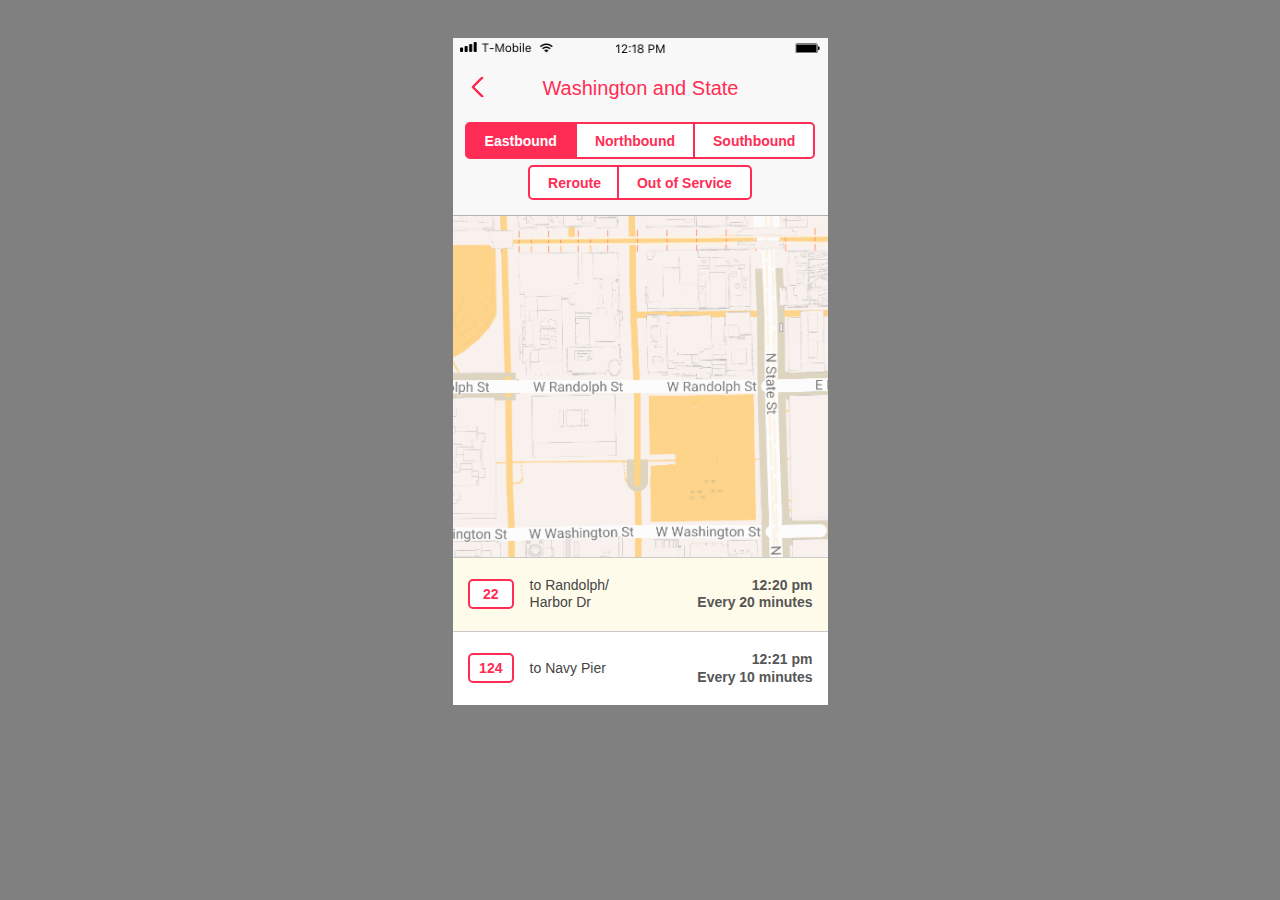
<file: index.html>
<!DOCTYPE html>
<html>
  <head>
    <meta charset="utf-8">
    <meta name="author" content="Mithra Krishnan">
    <meta name="keywords" content="Bus, App, Westbound, Washington, and, State, Design, prototype">
    <meta name="description" content="Coded protoype of Busy Bus App design for the washington and state stop"> <!-- This is a short description of your web site -->
    <title>Westbound</title>
    <link rel="stylesheet" href="css/reset.css">
    <link rel="stylesheet" type="text/css" href="css/style-eastbound.css">
  </head>
<body>
  <section class="container">
   <div class="top-block">
    <img src="img/status-bar.png" alt="Placeholder Image"/>
      <div class="nav-title">
        <ul>
        <li class="arrow"><i class="arrow left"</i></li>
        <li class="title"><h1>Washington and State</h1></li>
        </ul>
      </div>
      <div class="t-navbar">
        <ul>
          <a href="index.html"><li class="eastbound"><h3>Eastbound</h3></li></a><a href="northbound.html"><li class="northbound"><h3>Northbound</h3></li></a><a href ="southbound.html"><li class="southbound"><h3>Southbound</h3></li></a>
        </ul>
      </div>
      <div class="b-navbar">
        <ul>
          <a href ="reroute.html"><li class="reroute"><h3>Reroute</h3></li></a><a href ="Out.html"><li class="out"><h3>Out of Service</h3></li></a>
        </ul>
      </div>
    </div>
   <div class="bottom-block">
      <div id="yourbus" class="b-block">
         <ul>
          <li class="bus-number"><h3>22</h3></li><li class="destination"><h4>to Randolph/<br>Harbor Dr</h4></li><li class="frequency"><h2>12:20 pm<br>Every 20 minutes</h2></li>
         </ul>
      </div>
      <div class="b-block">
         <ul>
          <li class="bus-number"><h3>124</h3></li><li class="destination"><h4>to Navy Pier</h4></li><li class="frequency"><h2>12:21 pm<br>Every 10 minutes</h2></li>
         </ul>
      </div>
   </div>
  </section>
</body>
</html>
</file>
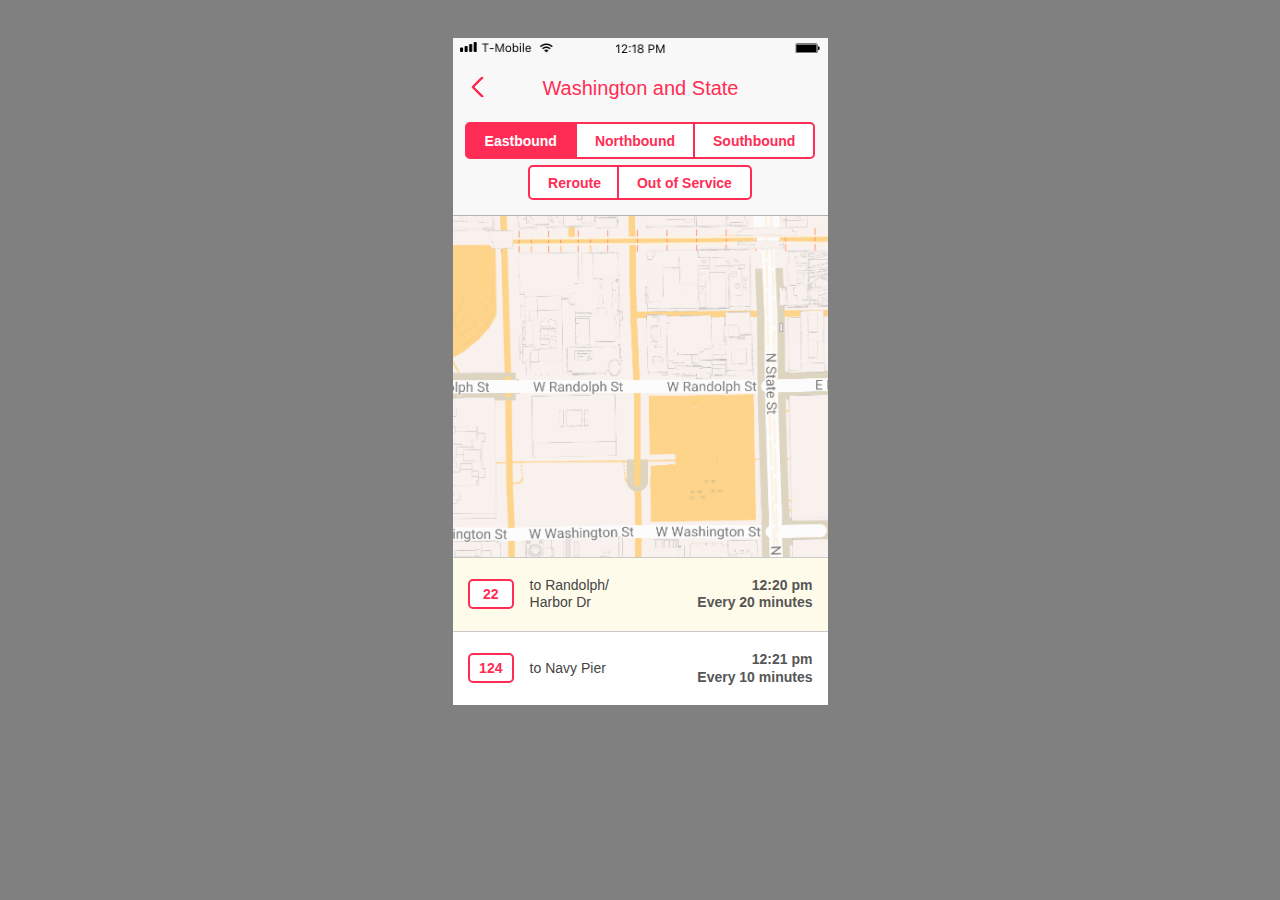
<file: eastbound.html>
<!DOCTYPE html>
<html>
  <head>
    <meta charset="utf-8">
    <meta name="author" content="Mithra Krishnan">
    <meta name="keywords" content="Bus, App, Westbound, Washington, and, State, Design, prototype">
    <meta name="description" content="Coded protoype of Busy Bus App design for the washington and state stop"> <!-- This is a short description of your web site -->
    <title>Westbound</title>
    <link rel="stylesheet" href="css/reset.css">
    <link rel="stylesheet" type="text/css" href="css/style-eastbound.css">
  </head>
<body>
  <section class="container">
   <div class="top-block">
    <img src="img/status-bar.png" alt="Placeholder Image"/>
      <div class="nav-title">
        <ul>
        <li class="arrow"><i class="arrow left"</i></li>
        <li class="title"><h1>Washington and State</h1></li>
        </ul>
      </div>
      <div class="t-navbar">
        <ul>
          <a href="eastbound.html"><li class="eastbound"><h3>Eastbound</h3></li></a><a href="northbound.html"><li class="northbound"><h3>Northbound</h3></li></a><a href ="southbound.html"><li class="southbound"><h3>Southbound</h3></li></a>
        </ul>
      </div>
      <div class="b-navbar">
        <ul>
          <a href ="reroute.html"><li class="reroute"><h3>Reroute</h3></li></a><a href ="Out.html"><li class="out"><h3>Out of Service</h3></li></a>
        </ul>
      </div>
    </div>
   <div class="bottom-block">
      <div id="yourbus" class="b-block">
         <ul>
          <li class="bus-number"><h3>22</h3></li><li class="destination"><h4>to Randolph/<br>Harbor Dr</h4></li><li class="frequency"><h2>12:20 pm<br>Every 20 minutes</h2></li>
         </ul>
      </div>
      <div class="b-block">
         <ul>
          <li class="bus-number"><h3>124</h3></li><li class="destination"><h4>to Navy Pier</h4></li><li class="frequency"><h2>12:21 pm<br>Every 10 minutes</h2></li>
         </ul>
      </div>
   </div>
  </section>
</body>
</html>
</file>
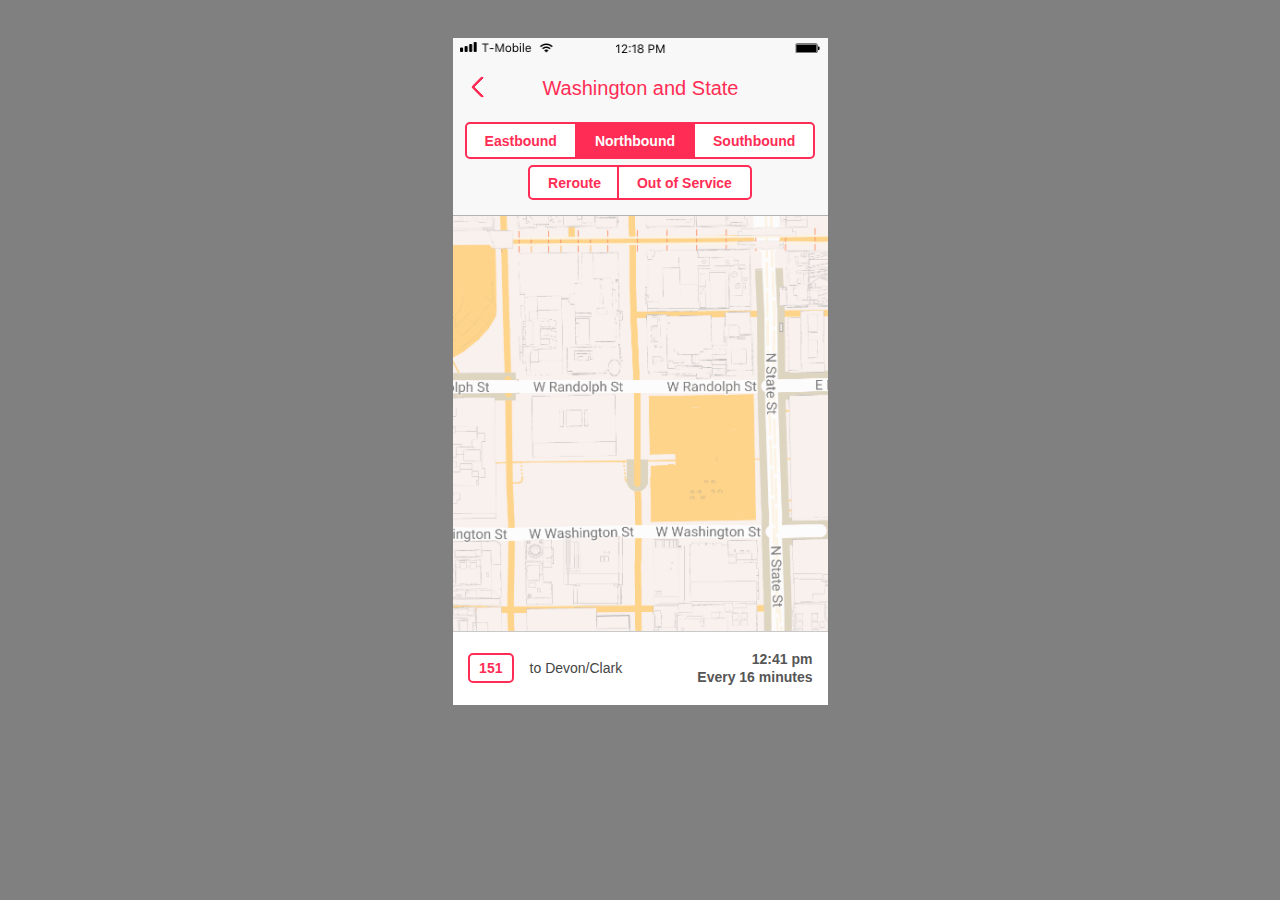
<file: northbound.html>
<!DOCTYPE html>
<html>
<head>
  <meta charset="utf-8">
  <meta name="author" content="Mithra Krishnan">
  <meta name="keywords" content="Bus, App, Westbound, Washington, and, State, Design, prototype">
  <meta name="description" content="Coded protoype of Busy Bus App design for the washington and state stop"> <!-- This is a short description of your web site -->
  <title>Westbound</title>
  <link rel="stylesheet" href="css/reset.css">
  <link rel="stylesheet" type="text/css" href="css/style-northbound.css">
</head>
<body>
  <section class="container">
   <div class="top-block">
    <img src="img/status-bar.png" alt="Placeholder Image"/>
      <div class="nav-title">
        <ul>
        <li class="arrow"><i class="arrow left"</i></li>
        <li class="title"><h1>Washington and State</h1></li>
        </ul>
      </div>
      <div class="t-navbar">
        <ul>
          <a href="index.html"><li class="eastbound"><h3>Eastbound</h3></li></a><a href="northbound.html"><li class="northbound"><h3>Northbound</h3></li></a><a href ="southbound.html"><li class="southbound"><h3>Southbound</h3></li></a>
        </ul>
      </div>
      <div class="b-navbar">
        <ul>
          <a href ="reroute.html"><li class="reroute"><h3>Reroute</h3></li></a><a href ="Out.html"><li class="out"><h3>Out of Service</h3></li></a>
        </ul>
      </div>
    </div>
   <div class="bottom-block">
      <div class="b-block">
         <ul>
          <li class="bus-number"><h3>151</h3></li><li class="destination"><h4>to Devon/Clark</h4></li><li class="frequency"><h2>12:41 pm<br>Every 16 minutes</h2></li>
         </ul>
      </div>
  </section>
</body>
</html>
</file>
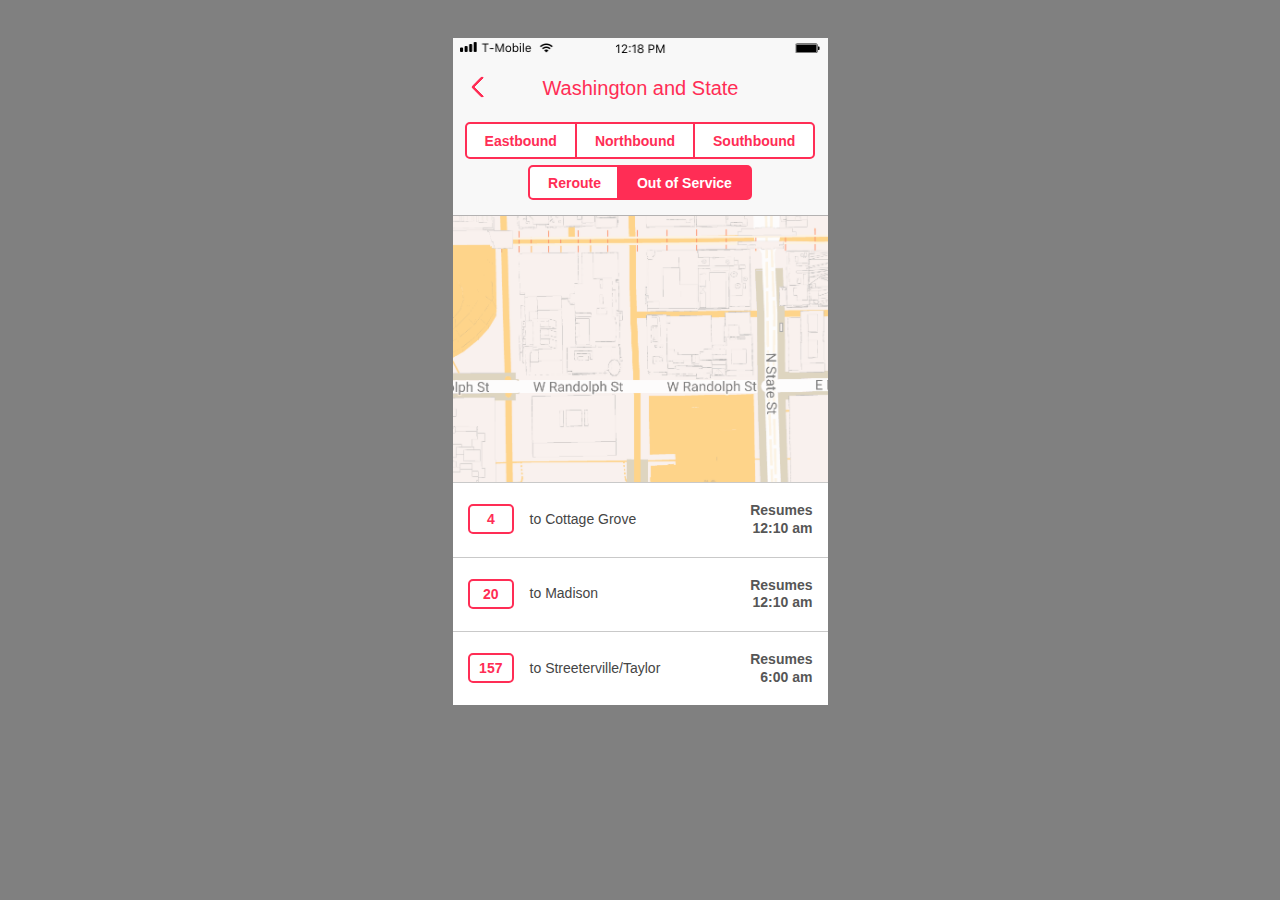
<file: Out.html>
<!DOCTYPE html>
<html>
<head>
  <meta charset="utf-8">
  <meta name="author" content="Mithra Krishnan">
  <meta name="keywords" content="Bus, App, Westbound, Washington, and, State, Design, prototype">
  <meta name="description" content="Coded protoype of Busy Bus App design for the washington and state stop"> <!-- This is a short description of your web site -->
  <title>Westbound</title>
  <link rel="stylesheet" href="css/reset.css">
  <link rel="stylesheet" type="text/css" href="css/style-out.css">
</head>
<body>
  <section class="container">
   <div class="top-block">
    <img src="img/status-bar.png" alt="Placeholder Image"/>
      <div class="nav-title">
        <ul>
        <li class="arrow"><i class="arrow left"</i></li>
        <li class="title"><h1>Washington and State</h1></li>
        </ul>
      </div>
      <div class="t-navbar">
        <ul>
          <a href="index.html"><li class="eastbound"><h3>Eastbound</h3></li></a><a href="northbound.html"><li class="northbound"><h3>Northbound</h3></li></a><a href ="southbound.html"><li class="southbound"><h3>Southbound</h3></li></a>
        </ul>
      </div>
      <div class="b-navbar">
        <ul>
          <a href ="reroute.html"><li class="reroute"><h3>Reroute</h3></li></a><a href ="Out.html"><li class="out"><h3>Out of Service</h3></li></a>
        </ul>
      </div>
    </div>
   <div class="bottom-block">
      <div class="b-block">
         <ul>
          <li class="bus-number"><h3>4</h3></li><li class="destination"><h4>to Cottage Grove</h4></li><li class="frequency"><h2>Resumes<br>12:10 am</h2></li>
         </ul>
      </div>
      <div class="b-block">
         <ul>
          <li class="bus-number"><h3>20</h3></li><li class="destination"><h4>to Madison</h4></li><li class="frequency"><h2>Resumes<br>12:10 am</h2></li>
         </ul>
      </div>
      <div class="b-block">
         <ul>
          <li class="bus-number"><h3>157</h3></li><li class="destination"><h4>to Streeterville/Taylor</h4></li><li class="frequency"><h2>Resumes<br>6:00 am</h2></li>
         </ul>
      </div>
   </div>
  </section>
</body>
</html>
</file>
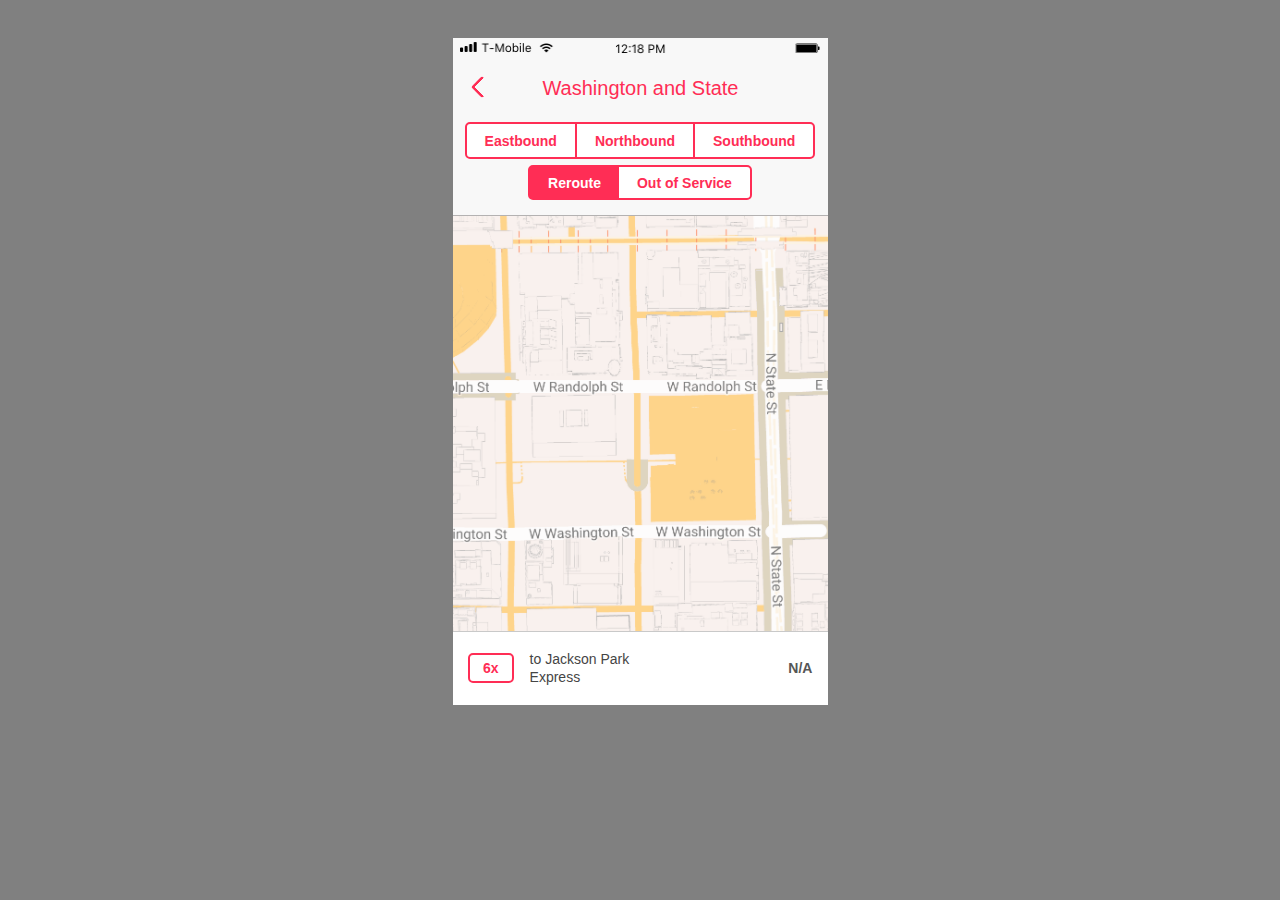
<file: reroute.html>
<!DOCTYPE html>
<html>
<head>
  <meta charset="utf-8">
  <meta name="author" content="Mithra Krishnan">
  <meta name="keywords" content="Bus, App, Westbound, Washington, and, State, Design, prototype">
  <meta name="description" content="Coded protoype of Busy Bus App design for the washington and state stop"> <!-- This is a short description of your web site -->
  <title>Westbound</title>
  <link rel="stylesheet" href="css/reset.css">
  <link rel="stylesheet" type="text/css" href="css/style-reroute.css">
</head>
<body>
  <section class="container">
   <div class="top-block">
    <img src="img/status-bar.png" alt="Placeholder Image"/>
      <div class="nav-title">
        <ul>
        <li class="arrow"><i class="arrow left"</i></li>
        <li class="title"><h1>Washington and State</h1></li>
        </ul>
      </div>
      <div class="t-navbar">
        <ul>
          <a href="index.html"><li class="eastbound"><h3>Eastbound</h3></li></a><a href="northbound.html"><li class="northbound"><h3>Northbound</h3></li></a><a href ="southbound.html"><li class="southbound"><h3>Southbound</h3></li></a>
        </ul>
      </div>
      <div class="b-navbar">
        <ul>
          <a href ="reroute.html"><li class="reroute"><h3>Reroute</h3></li></a><a href ="Out.html"><li class="out"><h3>Out of Service</h3></li></a>
        </ul>
      </div>
    </div>
   <div class="bottom-block">
      <div class="b-block">
         <ul>
          <li class="bus-number"><h3>6x</h3></li><li class="destination"><h4>to Jackson Park Express</h4></li><li class="frequency"><h2>N/A</h2></li>
         </ul>
      </div>
  </section>
</body>
</html>
</file>
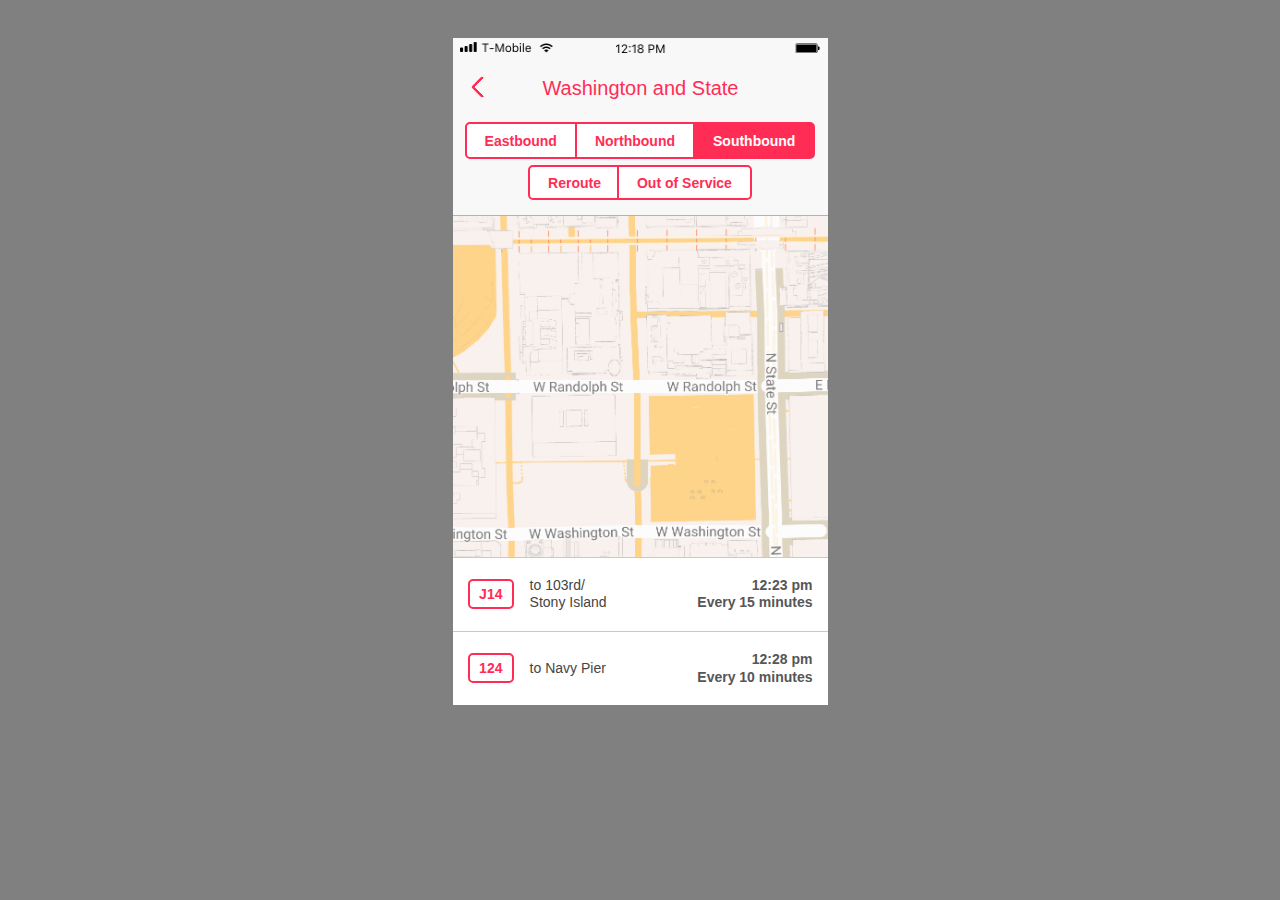
<file: southbound.html>
<!DOCTYPE html>
<html>
<head>
  <meta charset="utf-8">
  <meta name="author" content="Mithra Krishnan">
  <meta name="keywords" content="Bus, App, Westbound, Washington, and, State, Design, prototype">
  <meta name="description" content="Coded protoype of Busy Bus App design for the washington and state stop"> <!-- This is a short description of your web site -->
  <title>Westbound</title>
  <link rel="stylesheet" href="css/reset.css">
  <link rel="stylesheet" type="text/css" href="css/style-southbound.css">
</head>
<body>
  <section class="container">
   <div class="top-block">
    <img src="img/status-bar.png" alt="Placeholder Image"/>
      <div class="nav-title">
        <ul>
        <li class="arrow"><i class="arrow left"</i></li>
        <li class="title"><h1>Washington and State</h1></li>
        </ul>
      </div>
      <div class="t-navbar">
        <ul>
          <a href="index.html"><li class="eastbound"><h3>Eastbound</h3></li></a><a href="northbound.html"><li class="northbound"><h3>Northbound</h3></li></a><a href ="southbound.html"><li class="southbound"><h3>Southbound</h3></li></a>
        </ul>
      </div>
      <div class="b-navbar">
        <ul>
          <a href ="reroute.html"><li class="reroute"><h3>Reroute</h3></li></a><a href ="Out.html"><li class="out"><h3>Out of Service</h3></li></a>
        </ul>
      </div>
    </div>
   <div class="bottom-block">
      <div class="b-block">
         <ul>
          <li class="bus-number"><h3>J14</h3></li><li class="destination"><h4>to 103rd/<br>Stony Island</h4></li><li class="frequency"><h2>12:23 pm<br>Every 15 minutes</h2></li>
         </ul>
      </div>
      <div class="b-block">
         <ul>
          <li class="bus-number"><h3>124</h3></li><li class="destination"><h4>to Navy Pier</h4></li><li class="frequency"><h2>12:28 pm<br>Every 10 minutes</h2></li>
         </ul>
      </div>
   </div>
  </section>
</body>
</html>
</file>
<file: css/style-eastbound.css>
*, *:before, *:after {
  box-sizing: border-box;
}

body {
  font-family: arial;
  background-color: grey;
}

.container {
  width: 375px;
  height: 667px;
  background-color: #FBECE6;
  margin: 0 auto;
  position: relative;
  margin-top: 3%;
  background-image: url(../img/map2.png);
  background-size: 120%;
  background-position: -25px:
}

img {
  padding: 1% 1% 1% 2%;
  width: 99%;
  height: 99%;
}

.nav-title {
  margin-top: 8px;
  margin-bottom: 14px;
  width: 84%;
  margin-right: 21%;
  margin-left: -1%;
}

.arrow i {
  display: inline-block;
  border: solid #FF2D55;
  border-width: 0px 3.8px 3.8px 0px;
  border-radius: 3px;
  padding: 6.5px;
  transform: rotate(135deg);
}
.title li {
  display: inline-block;
}

h1 {
  font-size: 20px;
  font-weight: normal;
  color: #FF2D55;
  margin-left: 12px;
}
h2 {
  text-align: right;
  font-weight: bold;
  font-size: 14px;
  line-height: 1.28;
  color: #565656;
}
h3 {
  font-size: 14px;
  font-weight: bold;
  color: #FF2D55;
}
h4 {
  font-size: 14px;
  font-weight: normal;
  line-height: 1.28;
  color: #454545;
}

.top-block {
  background-color: #F8F8F8;
  display: block;
  border-bottom: 1px;
  border-style: solid;
  border-color: #B4B2B2;
}

.top-block ul {
  text-align: center;
  list-style: inside;
}
.top-block li {
    display: inline-block;
    padding: 9.8px 18px 9.5px 18px;
}

.t-navbar {
  padding-bottom: 6px;
}
.b-navbar {
  padding-bottom: 15px;
}
.b-navbar li {
  padding: 9px 18px 8px 18px;
}

.eastbound {
  border: 2px;
  border-style: solid;
  border-color: #FF2D55;
  border-top-left-radius: 5px;
  border-bottom-left-radius: 5px;
  background-color: #FF2D55;
}
.eastbound h3 {
  color: white;
}
.northbound {
  border-top: 2px;
  border-bottom: 2px;
  border-style: solid;
  border-color: #FF2D55;
  background-color: white;
}
.southbound {
  border: 2px;
  border-style: solid;
  border-color: #FF2D55;
  border-top-right-radius: 5px;
  border-bottom-right-radius: 5px;
  background-color: white;
}

/* .t-navbar li:hover, .b-navbar li:hover, .top-block h2:hover {
  background-color: #FEFBEA;
} */

.reroute {
    border: 2px;
    border-style: solid;
    border-color: #FF2D55;
    border-top-left-radius: 5px;
    border-bottom-left-radius: 5px;
    background-color: white;
    margin-right: -4px;
    background-color: white;
}
.out {
  border: 2px;
  border-style: solid;
  border-color: #FF2D55;
  border-top-right-radius: 5px;
  border-bottom-right-radius: 5px;
  background-color: white;
}

.bottom-block {
  position: absolute;
  bottom: 0;
  width: 100%
}

.b-block {
  border-top: 1px;
  border-top-width: 100%;
  border-style: solid;
  border-color: #C9C9C9;
  background-color: white;
  padding: 5% 4%;
  min-height: 60px;
}

#yourbus {
  background-color: #FEFBEA;
}

.bus-number {
  display: inline-block;
  width: 13.5%;
  margin-right: 4.5%;
}
.bus-number h3 {
  text-align: center;
  border: 2px;
  border-style: solid;
  border-radius: 5px;
  padding-top: 6px;
  padding-bottom: 6px;
  background-color: white;
}

.destination {
  display: inline-block;
  border: 2px;
  vertical-align: middle;
  width: 40%;
}

.frequency {
  display: inline-block;
  vertical-align: middle;
  width: 42%;
}
</file>
<file: css/style-northbound.css>
*, *:before, *:after {
  box-sizing: border-box;
}

body {
  font-family: arial;
  background-color: grey;
}

.container {
  width: 375px;
  height: 667px;
  background-color: #FBECE6;
  margin: 0 auto;
  position: relative;
  margin-top: 3%;
  background-image: url(../img/map2.png);
  background-size: 120%;
  background-position: -25px:
}

img {
  padding: 1% 1% 1% 2%;
  width: 99%;
  height: 99%;
}

.nav-title {
  margin-top: 8px;
  margin-bottom: 14px;
  width: 84%;
  margin-right: 21%;
  margin-left: -1%;
}

.arrow i {
  display: inline-block;
  border: solid #FF2D55;
  border-width: 0px 3.8px 3.8px 0px;
  border-radius: 3px;
  padding: 6.5px;
  transform: rotate(135deg);
}
.title li {
  display: inline-block;
}

h1 {
  font-size: 20px;
  font-weight: normal;
  color: #FF2D55;
  margin-left: 12px;
}
h2 {
  text-align: right;
  font-weight: bold;
  font-size: 14px;
  line-height: 1.28;
  color: #565656;
}
h3 {
  font-size: 14px;
  font-weight: bold;
  color: #FF2D55;
}
h4 {
  font-size: 14px;
  font-weight: normal;
  line-height: 1.28;
  color: #454545;
}

.top-block {
  background-color: #F8F8F8;
  display: block;
  border-bottom: 1px;
  border-style: solid;
  border-color: #B4B2B2;
}

.top-block ul {
  text-align: center;
  list-style: inside;
}
.top-block li {
    display: inline-block;
    padding: 9.8px 18px 9.5px 18px;
}

.t-navbar {
  padding-bottom: 6px;
}
.b-navbar {
  padding-bottom: 15px;
}
.b-navbar li {
  padding: 9px 18px 8px 18px;
}

.eastbound {
  border: 2px;
  border-style: solid;
  border-color: #FF2D55;
  border-top-left-radius: 5px;
  border-bottom-left-radius: 5px;
  background-color: white;
}
.northbound h3 {
  color: white;
}
.northbound {
  border-top: 2px;
  border-bottom: 2px;
  border-style: solid;
  border-color: #FF2D55;
  background-color: #FF2D55;
}
.southbound {
  border: 2px;
  border-style: solid;
  border-color: #FF2D55;
  border-top-right-radius: 5px;
  border-bottom-right-radius: 5px;
  background-color: white;
}

/* .t-navbar li:hover, .b-navbar li:hover, .top-block h2:hover {
  background-color: #FEFBEA;
} */

.reroute {
    border: 2px;
    border-style: solid;
    border-color: #FF2D55;
    border-top-left-radius: 5px;
    border-bottom-left-radius: 5px;
    background-color: white;
    margin-right: -4px;
    background-color: white;
}
.out {
  border: 2px;
  border-style: solid;
  border-color: #FF2D55;
  border-top-right-radius: 5px;
  border-bottom-right-radius: 5px;
  background-color: white;
}

.bottom-block {
  position: absolute;
  bottom: 0;
  width: 100%
}

.b-block {
  border-top: 1px;
  border-style: solid;
  border-color: #C9C9C9;
  background-color: white;
  padding: 5% 4%;
  min-height: 60px;
}

.bus-number {
  display: inline-block;
  width: 13.5%;
  margin-right: 4.5%;
}
.bus-number h3 {
  text-align: center;
  border: 2px;
  border-style: solid;
  border-radius: 5px;
  padding-top: 6px;
  padding-bottom: 6px;
  background-color: white;
}

.destination {
  display: inline-block;
  border: 2px;
  vertical-align: middle;
  width: 40%;
}

.frequency {
  display: inline-block;
  vertical-align: middle;
  width: 42%;
}
</file>
<file: css/style-out.css>
*, *:before, *:after {
  box-sizing: border-box;
}

body {
  font-family: arial;
  background-color: grey;
}

.container {
  width: 375px;
  height: 667px;
  background-color: #FBECE6;
  margin: 0 auto;
  position: relative;
  margin-top: 3%;
  background-image: url(../img/map2.png);
  background-size: 120%;
  background-position: -25px:
}

img {
  padding: 1% 1% 1% 2%;
  width: 99%;
  height: 99%;
}

.nav-title {
  margin-top: 8px;
  margin-bottom: 14px;
  width: 84%;
  margin-right: 21%;
  margin-left: -1%;
}

.arrow i {
  display: inline-block;
  border: solid #FF2D55;
  border-width: 0px 3.8px 3.8px 0px;
  border-radius: 3px;
  padding: 6.5px;
  transform: rotate(135deg);
}
.title li {
  display: inline-block;
}

h1 {
  font-size: 20px;
  font-weight: normal;
  color: #FF2D55;
  margin-left: 12px;
}
h2 {
  text-align: right;
  font-weight: bold;
  font-size: 14px;
  line-height: 1.28;
  color: #565656;
}
h3 {
  font-size: 14px;
  font-weight: bold;
  color: #FF2D55;
}
h4 {
  font-size: 14px;
  font-weight: normal;
  line-height: 1.28;
  color: #454545;
}

.top-block {
  background-color: #F8F8F8;
  display: block;
  border-bottom: 1px;
  border-style: solid;
  border-color: #B4B2B2;
}

.top-block ul {
  text-align: center;
  list-style: inside;
}
.top-block li {
    display: inline-block;
    padding: 9.8px 18px 9.5px 18px;
}

.t-navbar {
  padding-bottom: 6px;
}
.b-navbar {
  padding-bottom: 15px;
}
.b-navbar li {
  padding: 9px 18px 8px 18px;
}

.eastbound {
  border: 2px;
  border-style: solid;
  border-color: #FF2D55;
  border-top-left-radius: 5px;
  border-bottom-left-radius: 5px;
  background-color: white;
}
.out h3 {
  color: white;
}
.northbound {
  border-top: 2px;
  border-bottom: 2px;
  border-style: solid;
  border-color: #FF2D55;
  background-color: white;
}
.southbound {
  border: 2px;
  border-style: solid;
  border-color: #FF2D55;
  border-top-right-radius: 5px;
  border-bottom-right-radius: 5px;
  background-color: white;
}

/* .t-navbar li:hover, .b-navbar li:hover, .top-block h2:hover {
  background-color: #FEFBEA;
} */

.reroute {
    border: 2px;
    border-style: solid;
    border-color: #FF2D55;
    border-top-left-radius: 5px;
    border-bottom-left-radius: 5px;
    background-color: white;
    margin-right: -4px;
    background-color: white;
}
.out {
  border: 2px;
  border-style: solid;
  border-color: #FF2D55;
  border-top-right-radius: 5px;
  border-bottom-right-radius: 5px;
  background-color: #FF2D55;
}

.bottom-block {
  position: absolute;
  bottom: 0;
  width: 100%
}

.b-block {
  border-top: 1px;
  border-style: solid;
  border-color: #C9C9C9;
  background-color: white;
  padding: 5% 4%;
  min-height: 60px;
}

.bus-number {
  display: inline-block;
  width: 13.5%;
  margin-right: 4.5%;
}
.bus-number h3 {
  text-align: center;
  border: 2px;
  border-style: solid;
  border-radius: 5px;
  padding-top: 6px;
  padding-bottom: 6px;
  background-color: white;
}

.destination {
  display: inline-block;
  border: 2px;
  vertical-align: middle;
  width: 40%;
}

.frequency {
  display: inline-block;
  vertical-align: middle;
  width: 42%;
}
</file>
<file: css/style-reroute.css>
*, *:before, *:after {
  box-sizing: border-box;
}

body {
  font-family: arial;
  background-color: grey;
}

.container {
  width: 375px;
  height: 667px;
  background-color: #FBECE6;
  margin: 0 auto;
  position: relative;
  margin-top: 3%;
  background-image: url(../img/map2.png);
  background-size: 120%;
  background-position: -25px:
}

img {
  padding: 1% 1% 1% 2%;
  width: 99%;
  height: 99%;
}

.nav-title {
  margin-top: 8px;
  margin-bottom: 14px;
  width: 84%;
  margin-right: 21%;
  margin-left: -1%;
}

.arrow i {
  display: inline-block;
  border: solid #FF2D55;
  border-width: 0px 3.8px 3.8px 0px;
  border-radius: 3px;
  padding: 6.5px;
  transform: rotate(135deg);
}
.title li {
  display: inline-block;
}

h1 {
  font-size: 20px;
  font-weight: normal;
  color: #FF2D55;
  margin-left: 12px;
}
h2 {
  text-align: right;
  font-weight: bold;
  font-size: 14px;
  line-height: 1.28;
  color: #565656;
}
h3 {
  font-size: 14px;
  font-weight: bold;
  color: #FF2D55;
}
h4 {
  font-size: 14px;
  font-weight: normal;
  line-height: 1.28;
  color: #454545;
}

.top-block {
  background-color: #F8F8F8;
  display: block;
  border-bottom: 1px;
  border-style: solid;
  border-color: #B4B2B2;
}

.top-block ul {
  text-align: center;
  list-style: inside;
}
.top-block li {
    display: inline-block;
    padding: 9.8px 18px 9.5px 18px;
}

.t-navbar {
  padding-bottom: 6px;
}
.b-navbar {
  padding-bottom: 15px;
}
.b-navbar li {
  padding: 9px 18px 8px 18px;
}

.eastbound {
  border: 2px;
  border-style: solid;
  border-color: #FF2D55;
  border-top-left-radius: 5px;
  border-bottom-left-radius: 5px;
  background-color: white;
}
.reroute h3 {
  color: white;
}
.northbound {
  border-top: 2px;
  border-bottom: 2px;
  border-style: solid;
  border-color: #FF2D55;
  background-color: white;
}
.southbound {
  border: 2px;
  border-style: solid;
  border-color: #FF2D55;
  border-top-right-radius: 5px;
  border-bottom-right-radius: 5px;
  background-color: white;
}

/* .t-navbar li:hover, .b-navbar li:hover, .top-block h2:hover {
  background-color: #FEFBEA;
} */

.reroute {
    border: 2px;
    border-style: solid;
    border-color: #FF2D55;
    border-top-left-radius: 5px;
    border-bottom-left-radius: 5px;
    background-color: white;
    margin-right: -4px;
    background-color: #FF2D55;
}
.out {
  border: 2px;
  border-style: solid;
  border-color: #FF2D55;
  border-top-right-radius: 5px;
  border-bottom-right-radius: 5px;
  background-color: white;
}

.bottom-block {
  position: absolute;
  bottom: 0;
  width: 100%
}

.b-block {
  border-top: 1px;
  border-style: solid;
  border-color: #C9C9C9;
  background-color: white;
  padding: 5% 4%;
  min-height: 60px;
}

.bus-number {
  display: inline-block;
  width: 13.5%;
  margin-right: 4.5%;
}
.bus-number h3 {
  text-align: center;
  border: 2px;
  border-style: solid;
  border-radius: 5px;
  padding-top: 6px;
  padding-bottom: 6px;
  background-color: white;
}

.destination {
  display: inline-block;
  border: 2px;
  vertical-align: middle;
  width: 40%;
}

.frequency {
  display: inline-block;
  vertical-align: middle;
  width: 42%;
}
</file>
<file: css/style-southbound.css>
*, *:before, *:after {
  box-sizing: border-box;
}

body {
  font-family: arial;
  background-color: grey;
}

.container {
  width: 375px;
  height: 667px;
  background-color: #FBECE6;
  margin: 0 auto;
  position: relative;
  margin-top: 3%;
  background-image: url(../img/map2.png);
  background-size: 120%;
  background-position: -25px:
}

img {
  padding: 1% 1% 1% 2%;
  width: 99%;
  height: 99%;
}

.nav-title {
  margin-top: 8px;
  margin-bottom: 14px;
  width: 84%;
  margin-right: 21%;
  margin-left: -1%;
}

.arrow i {
  display: inline-block;
  border: solid #FF2D55;
  border-width: 0px 3.8px 3.8px 0px;
  border-radius: 3px;
  padding: 6.5px;
  transform: rotate(135deg);
}
.title li {
  display: inline-block;
}

h1 {
  font-size: 20px;
  font-weight: normal;
  color: #FF2D55;
  margin-left: 12px;
}
h2 {
  text-align: right;
  font-weight: bold;
  font-size: 14px;
  line-height: 1.28;
  color: #565656;
}
h3 {
  font-size: 14px;
  font-weight: bold;
  color: #FF2D55;
}
h4 {
  font-size: 14px;
  font-weight: normal;
  line-height: 1.28;
  color: #454545;
}

.top-block {
  background-color: #F8F8F8;
  display: block;
  border-bottom: 1px;
  border-style: solid;
  border-color: #B4B2B2;
}

.top-block ul {
  text-align: center;
  list-style: inside;
}
.top-block li {
    display: inline-block;
    padding: 9.8px 18px 9.5px 18px;
}

.t-navbar {
  padding-bottom: 6px;
}
.b-navbar {
  padding-bottom: 15px;
}
.b-navbar li {
  padding: 9px 18px 8px 18px;
}

.eastbound {
  border: 2px;
  border-style: solid;
  border-color: #FF2D55;
  border-top-left-radius: 5px;
  border-bottom-left-radius: 5px;
  background-color: white;
}
.southbound h3 {
  color: white;
}
.northbound {
  border-top: 2px;
  border-bottom: 2px;
  border-style: solid;
  border-color: #FF2D55;
  background-color: white;
}
.southbound {
  border: 2px;
  border-style: solid;
  border-color: #FF2D55;
  border-top-right-radius: 5px;
  border-bottom-right-radius: 5px;
  background-color: #FF2D55;
}

/* .t-navbar li:hover, .b-navbar li:hover, .top-block h2:hover {
  background-color: #FEFBEA;
} */
.reroute {
    border: 2px;
    border-style: solid;
    border-color: #FF2D55;
    border-top-left-radius: 5px;
    border-bottom-left-radius: 5px;
    background-color: white;
    margin-right: -4px;
    background-color: white;
}
.out {
  border: 2px;
  border-style: solid;
  border-color: #FF2D55;
  border-top-right-radius: 5px;
  border-bottom-right-radius: 5px;
  background-color: white;
}

.bottom-block {
  position: absolute;
  bottom: 0;
  width: 100%
}

.b-block {
  border-top: 1px;
  border-style: solid;
  border-color: #C9C9C9;
  background-color: white;
  padding: 5% 4%;
  min-height: 60px;
}

.bus-number {
  display: inline-block;
  width: 13.5%;
  margin-right: 4.5%;
}
.bus-number h3 {
  text-align: center;
  border: 2px;
  border-style: solid;
  border-radius: 5px;
  padding-top: 6px;
  padding-bottom: 6px;
  background-color: white;
}

.destination {
  display: inline-block;
  border: 2px;
  vertical-align: middle;
  width: 40%;
}

.frequency {
  display: inline-block;
  vertical-align: middle;
  width: 42%;
}
</file>
